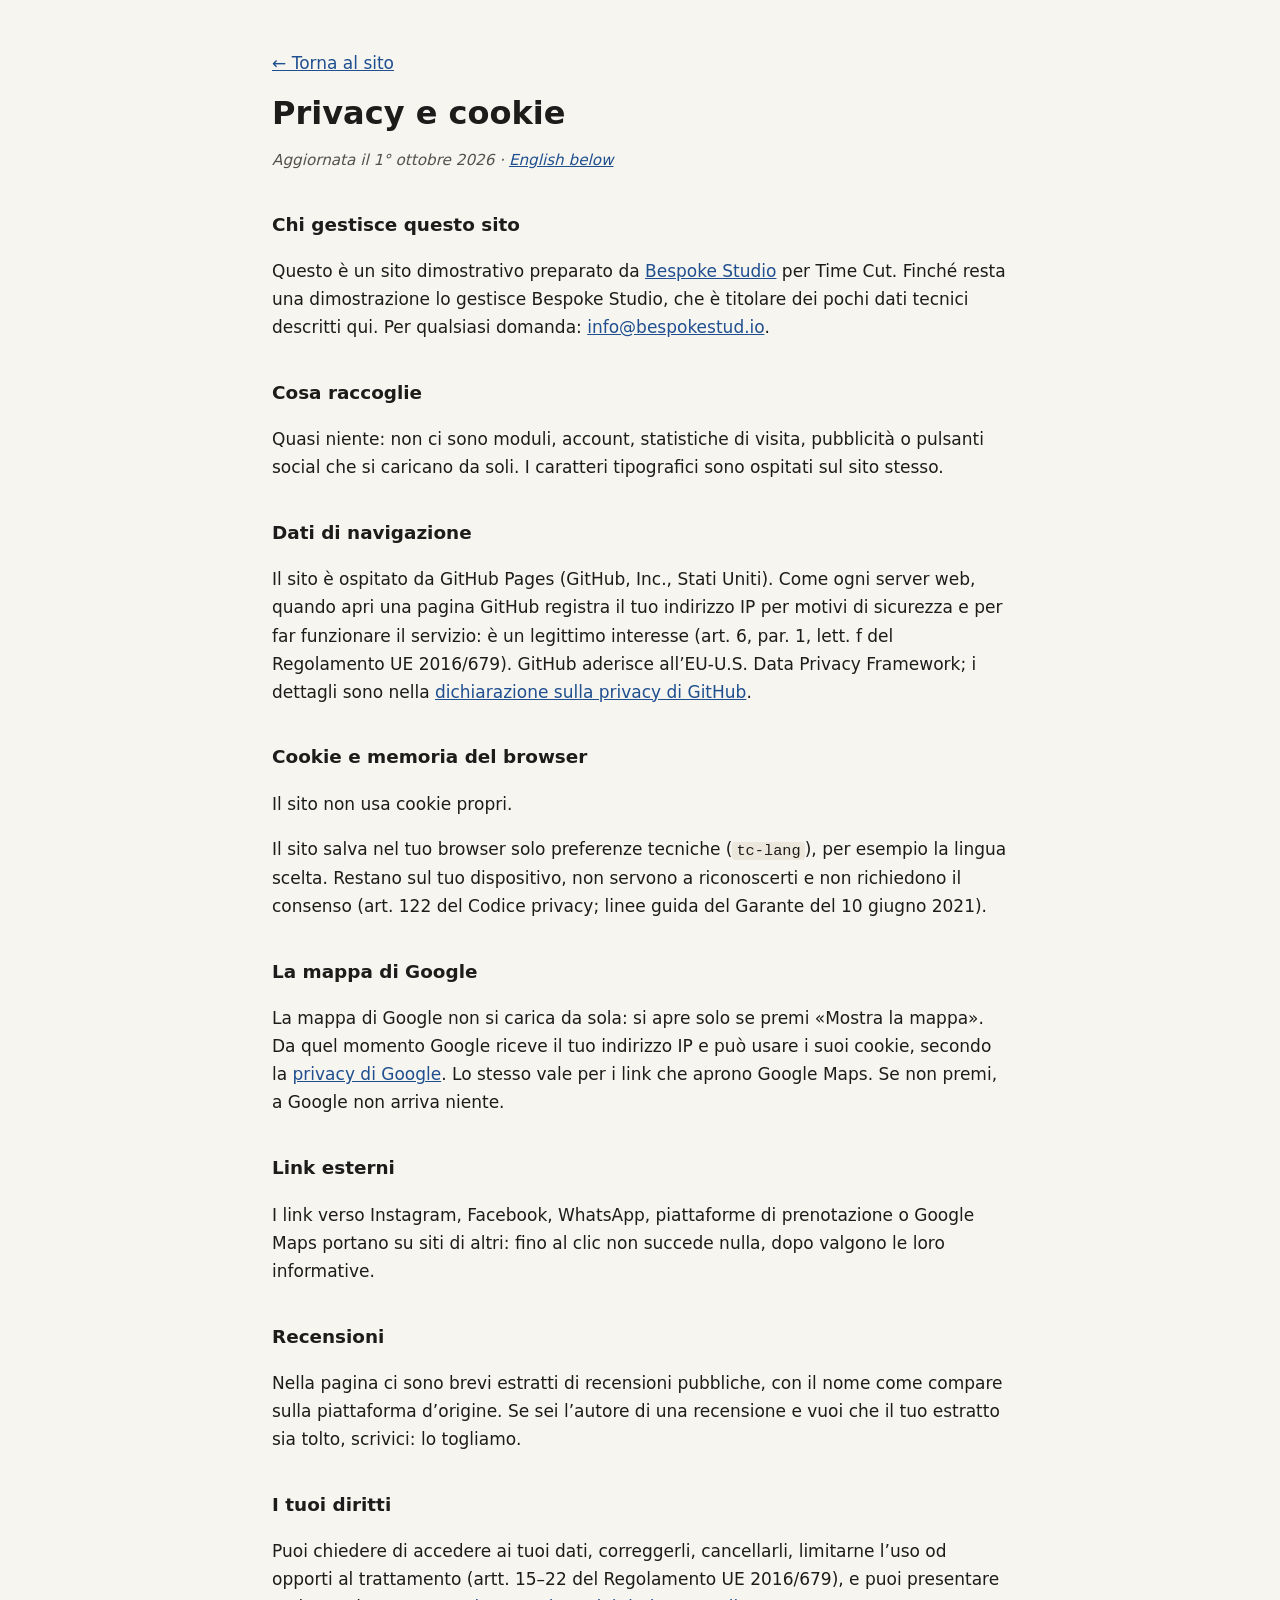
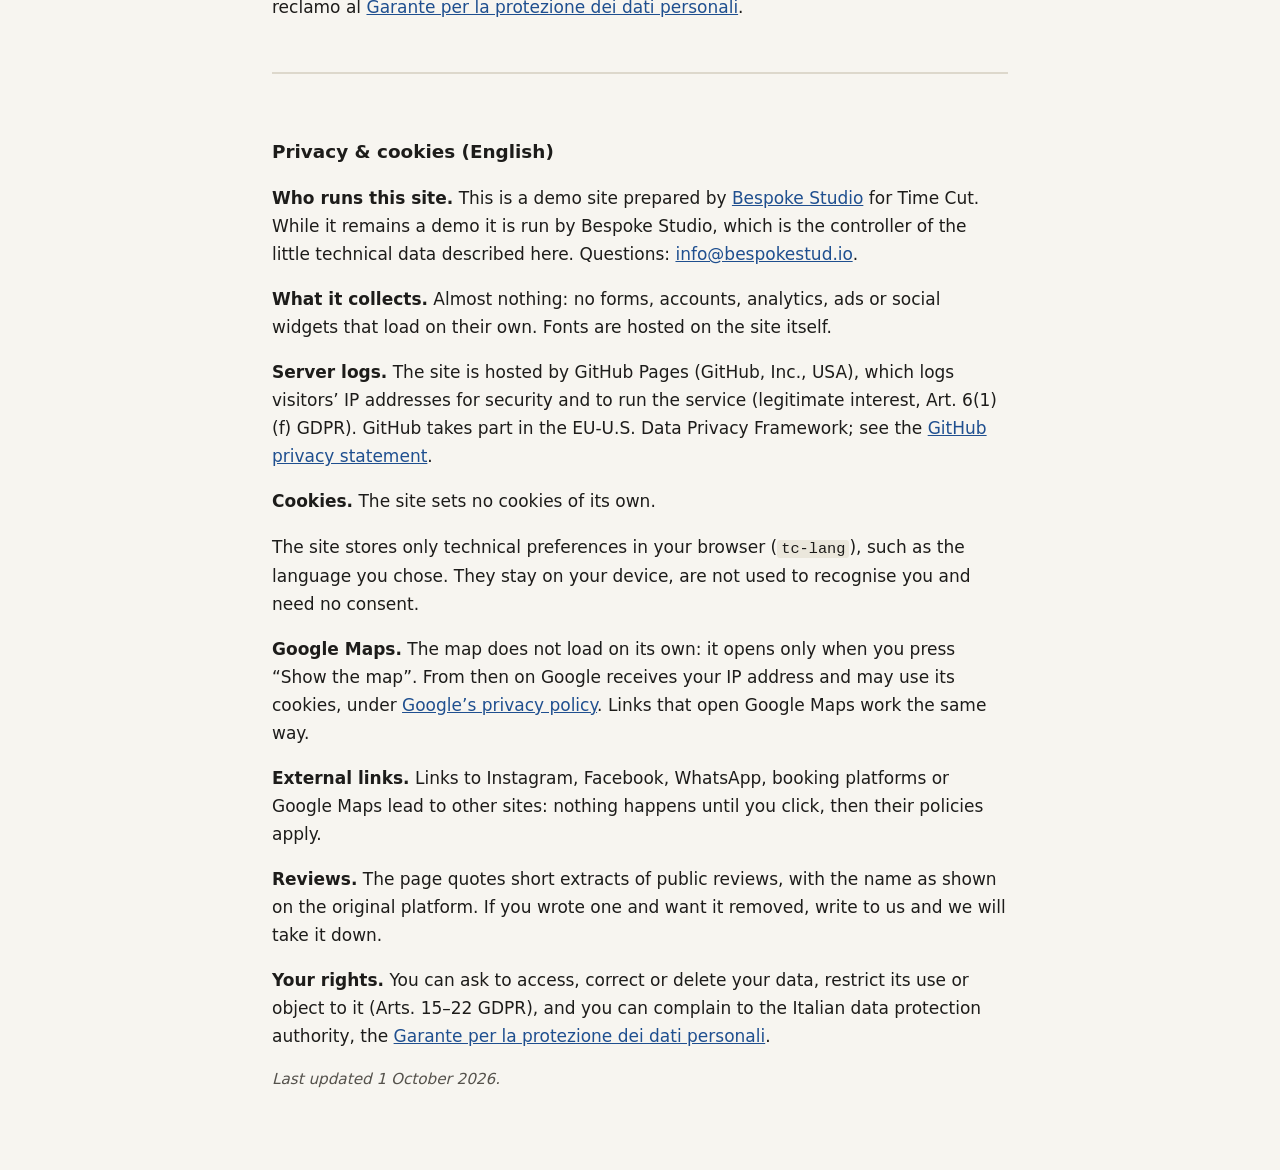
<file: privacy.html>
<!DOCTYPE html>
<html lang="it">
<head>
  <meta charset="UTF-8">
  <meta name="viewport" content="width=device-width, initial-scale=1.0">
  <meta name="robots" content="noindex">
  <title>Privacy e cookie · Time Cut</title>
  <meta name="description" content="Informativa privacy e cookie del sito Time Cut.">
  <style>
    body { margin: 0; background: #f7f5f0; color: #1d1c1a; font: 17px/1.65 system-ui, -apple-system, "Segoe UI", Roboto, sans-serif; }
    main { max-width: 46rem; margin: 0 auto; padding: 32px 20px 64px; }
    h1 { font-size: 2rem; line-height: 1.2; margin: 0.4em 0 0.2em; }
    h2 { font-size: 1.15rem; margin: 2em 0 0.4em; }
    a { color: #1f4f8f; }
    .data { color: #55524c; font-style: italic; font-size: 0.95rem; }
    .en { margin-top: 3em; padding-top: 1.5em; border-top: 2px solid #ddd8cc; }
    code { font-size: 0.9em; background: #ebe7dc; padding: 0 4px; border-radius: 3px; }
  </style>
</head>
<body>
<main>
  <p><a href="index.html">← Torna al sito</a></p>
  <h1>Privacy e cookie</h1>
  <p class="data">Aggiornata il 1° ottobre 2026 · <a href="#english" lang="en">English below</a></p>
  <h2>Chi gestisce questo sito</h2>
  <p>Questo è un sito dimostrativo preparato da <a href="https://bespokestud.io" rel="noopener">Bespoke Studio</a> per Time Cut. Finché resta una dimostrazione lo gestisce Bespoke Studio, che è titolare dei pochi dati tecnici descritti qui. Per qualsiasi domanda: <a href="mailto:info@bespokestud.io">info@bespokestud.io</a>.</p>
  <h2>Cosa raccoglie</h2>
  <p>Quasi niente: non ci sono moduli, account, statistiche di visita, pubblicità o pulsanti social che si caricano da soli. I caratteri tipografici sono ospitati sul sito stesso.</p>
  <h2>Dati di navigazione</h2>
  <p>Il sito è ospitato da GitHub Pages (GitHub, Inc., Stati Uniti). Come ogni server web, quando apri una pagina GitHub registra il tuo indirizzo IP per motivi di sicurezza e per far funzionare il servizio: è un legittimo interesse (art. 6, par. 1, lett. f del Regolamento UE 2016/679). GitHub aderisce all’EU-U.S. Data Privacy Framework; i dettagli sono nella <a href="https://docs.github.com/site-policy/privacy-policies/github-general-privacy-statement" rel="noopener">dichiarazione sulla privacy di GitHub</a>.</p>
  
  <h2>Cookie e memoria del browser</h2>
  <p>Il sito non usa cookie propri.</p>
  <p>Il sito salva nel tuo browser solo preferenze tecniche (<code>tc-lang</code>), per esempio la lingua scelta. Restano sul tuo dispositivo, non servono a riconoscerti e non richiedono il consenso (art. 122 del Codice privacy; linee guida del Garante del 10 giugno 2021).</p>
  <h2>La mappa di Google</h2>
  <p>La mappa di Google non si carica da sola: si apre solo se premi «Mostra la mappa». Da quel momento Google riceve il tuo indirizzo IP e può usare i suoi cookie, secondo la <a href="https://policies.google.com/privacy?hl=it" rel="noopener">privacy di Google</a>. Lo stesso vale per i link che aprono Google Maps. Se non premi, a Google non arriva niente.</p>
  <h2>Link esterni</h2>
  <p>I link verso Instagram, Facebook, WhatsApp, piattaforme di prenotazione o Google Maps portano su siti di altri: fino al clic non succede nulla, dopo valgono le loro informative.</p>
  <h2>Recensioni</h2>
  <p>Nella pagina ci sono brevi estratti di recensioni pubbliche, con il nome come compare sulla piattaforma d’origine. Se sei l’autore di una recensione e vuoi che il tuo estratto sia tolto, scrivici: lo togliamo.</p>
  <h2>I tuoi diritti</h2>
  <p>Puoi chiedere di accedere ai tuoi dati, correggerli, cancellarli, limitarne l’uso od opporti al trattamento (artt. 15–22 del Regolamento UE 2016/679), e puoi presentare reclamo al <a href="https://www.garanteprivacy.it" rel="noopener">Garante per la protezione dei dati personali</a>.</p>
  <div class="en" id="english" lang="en">
    <h2>Privacy &amp; cookies (English)</h2>
    <p><strong>Who runs this site.</strong> This is a demo site prepared by <a href="https://bespokestud.io" rel="noopener">Bespoke Studio</a> for Time Cut. While it remains a demo it is run by Bespoke Studio, which is the controller of the little technical data described here. Questions: <a href="mailto:info@bespokestud.io">info@bespokestud.io</a>.</p>
    <p><strong>What it collects.</strong> Almost nothing: no forms, accounts, analytics, ads or social widgets that load on their own. Fonts are hosted on the site itself.</p>
    <p><strong>Server logs.</strong> The site is hosted by GitHub Pages (GitHub, Inc., USA), which logs visitors’ IP addresses for security and to run the service (legitimate interest, Art. 6(1)(f) GDPR). GitHub takes part in the EU-U.S. Data Privacy Framework; see the <a href="https://docs.github.com/site-policy/privacy-policies/github-general-privacy-statement" rel="noopener">GitHub privacy statement</a>.</p>
    
    <p><strong>Cookies.</strong> The site sets no cookies of its own.</p>
    <p>The site stores only technical preferences in your browser (<code>tc-lang</code>), such as the language you chose. They stay on your device, are not used to recognise you and need no consent.</p>
    <p><strong>Google Maps.</strong> The map does not load on its own: it opens only when you press “Show the map”. From then on Google receives your IP address and may use its cookies, under <a href="https://policies.google.com/privacy?hl=en" rel="noopener">Google’s privacy policy</a>. Links that open Google Maps work the same way.</p>
    <p><strong>External links.</strong> Links to Instagram, Facebook, WhatsApp, booking platforms or Google Maps lead to other sites: nothing happens until you click, then their policies apply.</p>
    <p><strong>Reviews.</strong> The page quotes short extracts of public reviews, with the name as shown on the original platform. If you wrote one and want it removed, write to us and we will take it down.</p>
    <p><strong>Your rights.</strong> You can ask to access, correct or delete your data, restrict its use or object to it (Arts. 15–22 GDPR), and you can complain to the Italian data protection authority, the <a href="https://www.garanteprivacy.it" rel="noopener">Garante per la protezione dei dati personali</a>.</p>
    <p class="data">Last updated 1 October 2026.</p>
  </div>
</main>
</body>
</html>
</file>
